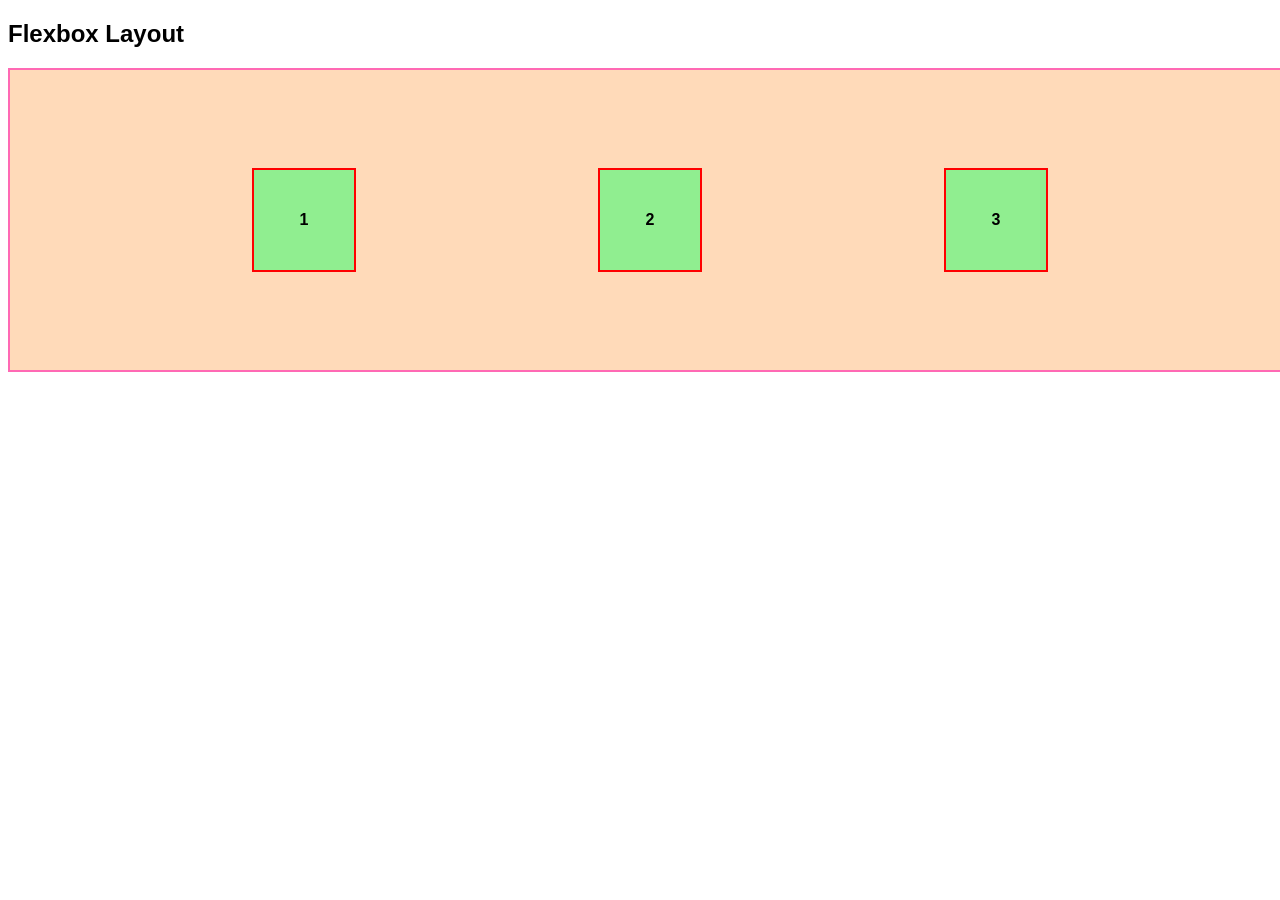
<file: flexbox.html>
<!DOCTYPE html>
<html>
<head>
    <title>Flexbox Example</title>
    <style>
        body {
            font-family: Arial;
        }

        .container {
            display: flex;
            justify-content: space-evenly; 
            width: 100vw;
            align-items: center;           
            height: 300px;
            border: 2px solid hotpink;
            align-items: center;
            background-color: peachpuff;
        
        }

        .box {
            width: 100px;
            height: 100px;
            background-color: lightgreen;
            text-align: center; 
            line-height: 100px;
            font-weight: bold;
            border: 2px solid red;
        }
    </style>
</head>
<body>

    <h2>Flexbox Layout</h2>

    <div class="container">
        <div class="box">1</div>
        <div class="box">2</div>
        <div class="box">3</div>
    </div>

</body>
</html>
</file>
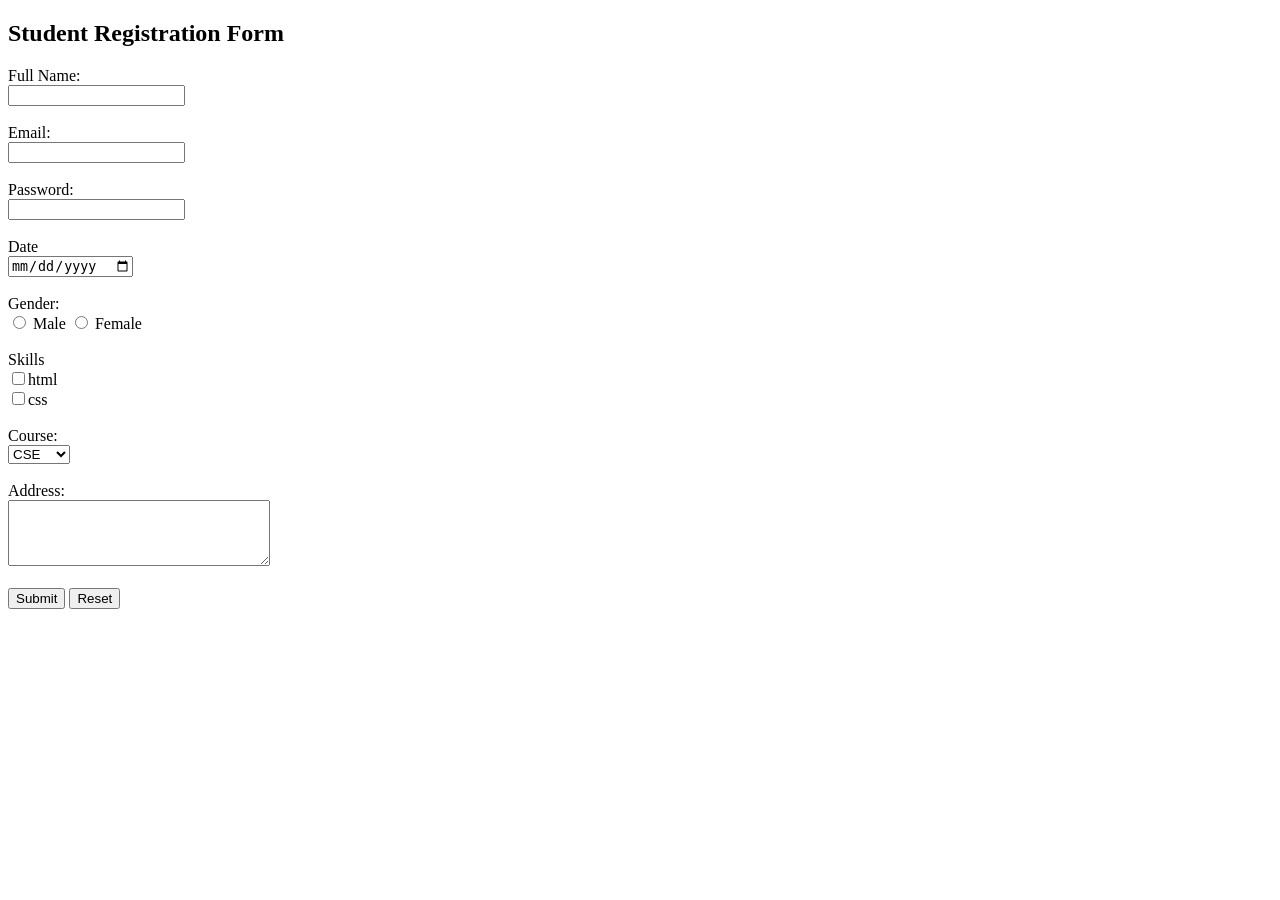
<file: form.html>
<!DOCTYPE html>
<html>
<head>
    <title>Simple Form</title>
</head>
<body>

    <h2>Student Registration Form</h2>

    <form>
        <label>Full Name:</label><br>
        <input type="text" name="fullname" required><br><br>

        <label>Email:</label><br>
        <input type="email" name="email" required><br><br>

        <label>Password:</label><br>
        <input type="password" name="password" required><br><br>
        <label>Date</label><br>
        <input type="date" name="date"><br><br>

        <label>Gender:</label><br>
        <input type="radio" name="gender" value="Male"> Male
        <input type="radio" name="gender" value="Female"> Female<br><br>

        <label>Skills</label><br>
        <input type="checkbox" name="skills" value="HTML" >html<br>
        <input type="checkbox" name="skills" value="CSS">css<br><br>



        <label>Course:</label><br>
        <select name="course">
            <option value="CSE">CSE</option>
            <option value="ECE">ECE</option>
            <option value="EEE">EEE</option>
            <option value="MECH">MECH</option>
        </select><br><br>

        <label>Address:</label><br>
        <textarea name="address" rows="4" cols="30"></textarea><br><br>

        <input type="submit" value="Submit">
        <input type="reset" value="Reset">
    </form>

</body>
</html>
</file>
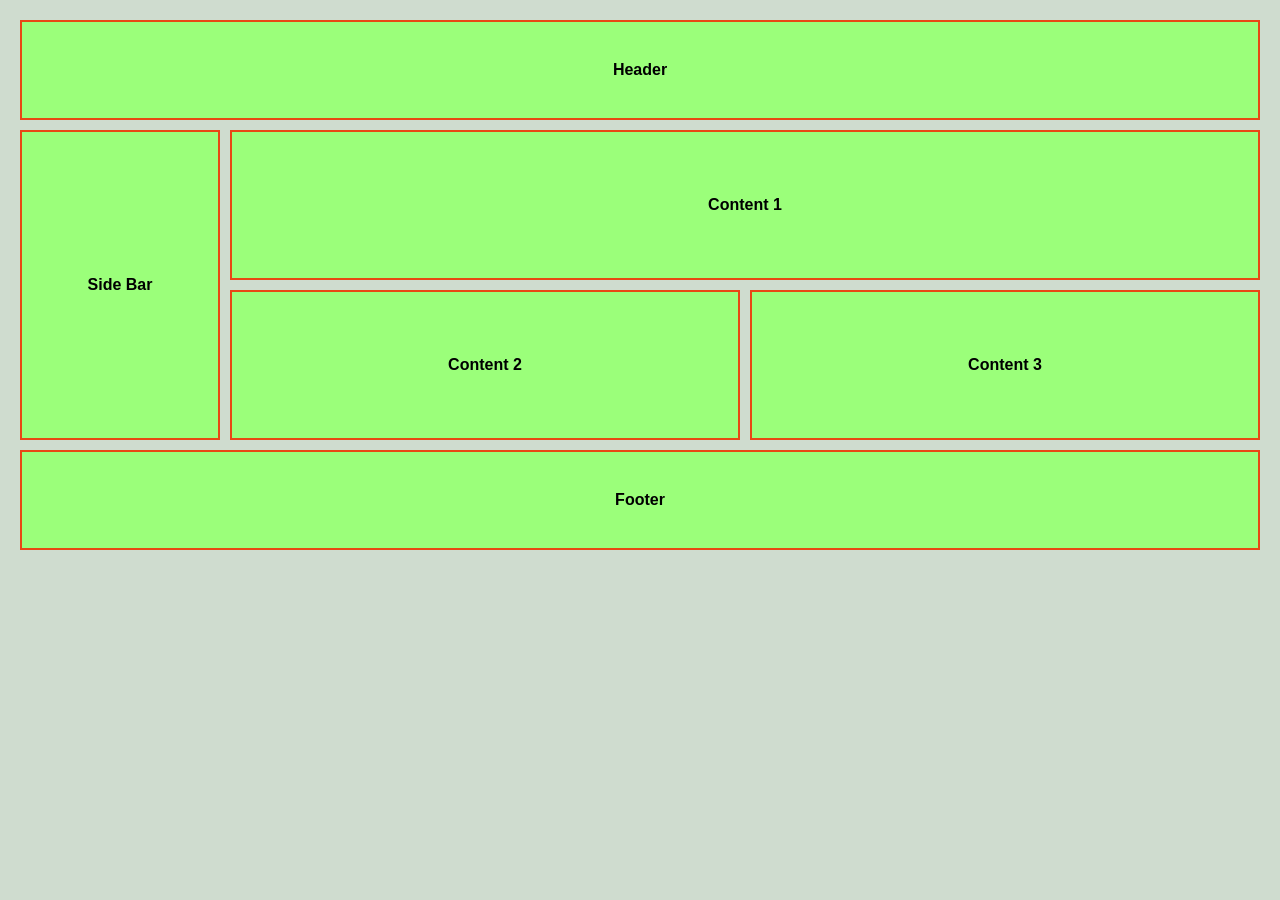
<file: grid.html>
<!DOCTYPE html>
<html>
<head>
    <title>Grid Layout</title>
    <style>
        body{
            margin:0;
            padding:20px;
            background:#cfdccf;
            font-family: Arial;
        }
        .container{
            height:50vh;
            display: grid;
            grid-template-columns: 200px 1fr 1fr; /* sidebar + 2 columns */
            grid-template-rows: 100px 150px 150px 100px;
            gap: 10px;
        }
        .box{
            background: rgb(155, 255, 122);
            border: 2px solid rgb(232, 73, 19);
            display: flex;
            justify-content: center;
            align-items: center;
            font-weight: bold;
        }
        .header{
            grid-column: 1 / 4;
        }
        .sidebar{
            grid-row: 2 / 4;
        }
        .content1{
            grid-column: 2 / 4;
        }
        .footer{
            grid-column: 1 / 4;
        }
    </style>
</head>
<body>

<div class="container">
    <div class="box header">Header</div>
    <div class="box sidebar">Side Bar</div>
    <div class="box content1">Content 1</div>
    <div class="box">Content 2</div>
    <div class="box">Content 3</div>
    <div class="box footer">Footer</div>
</div>

</body>
</html>
</file>
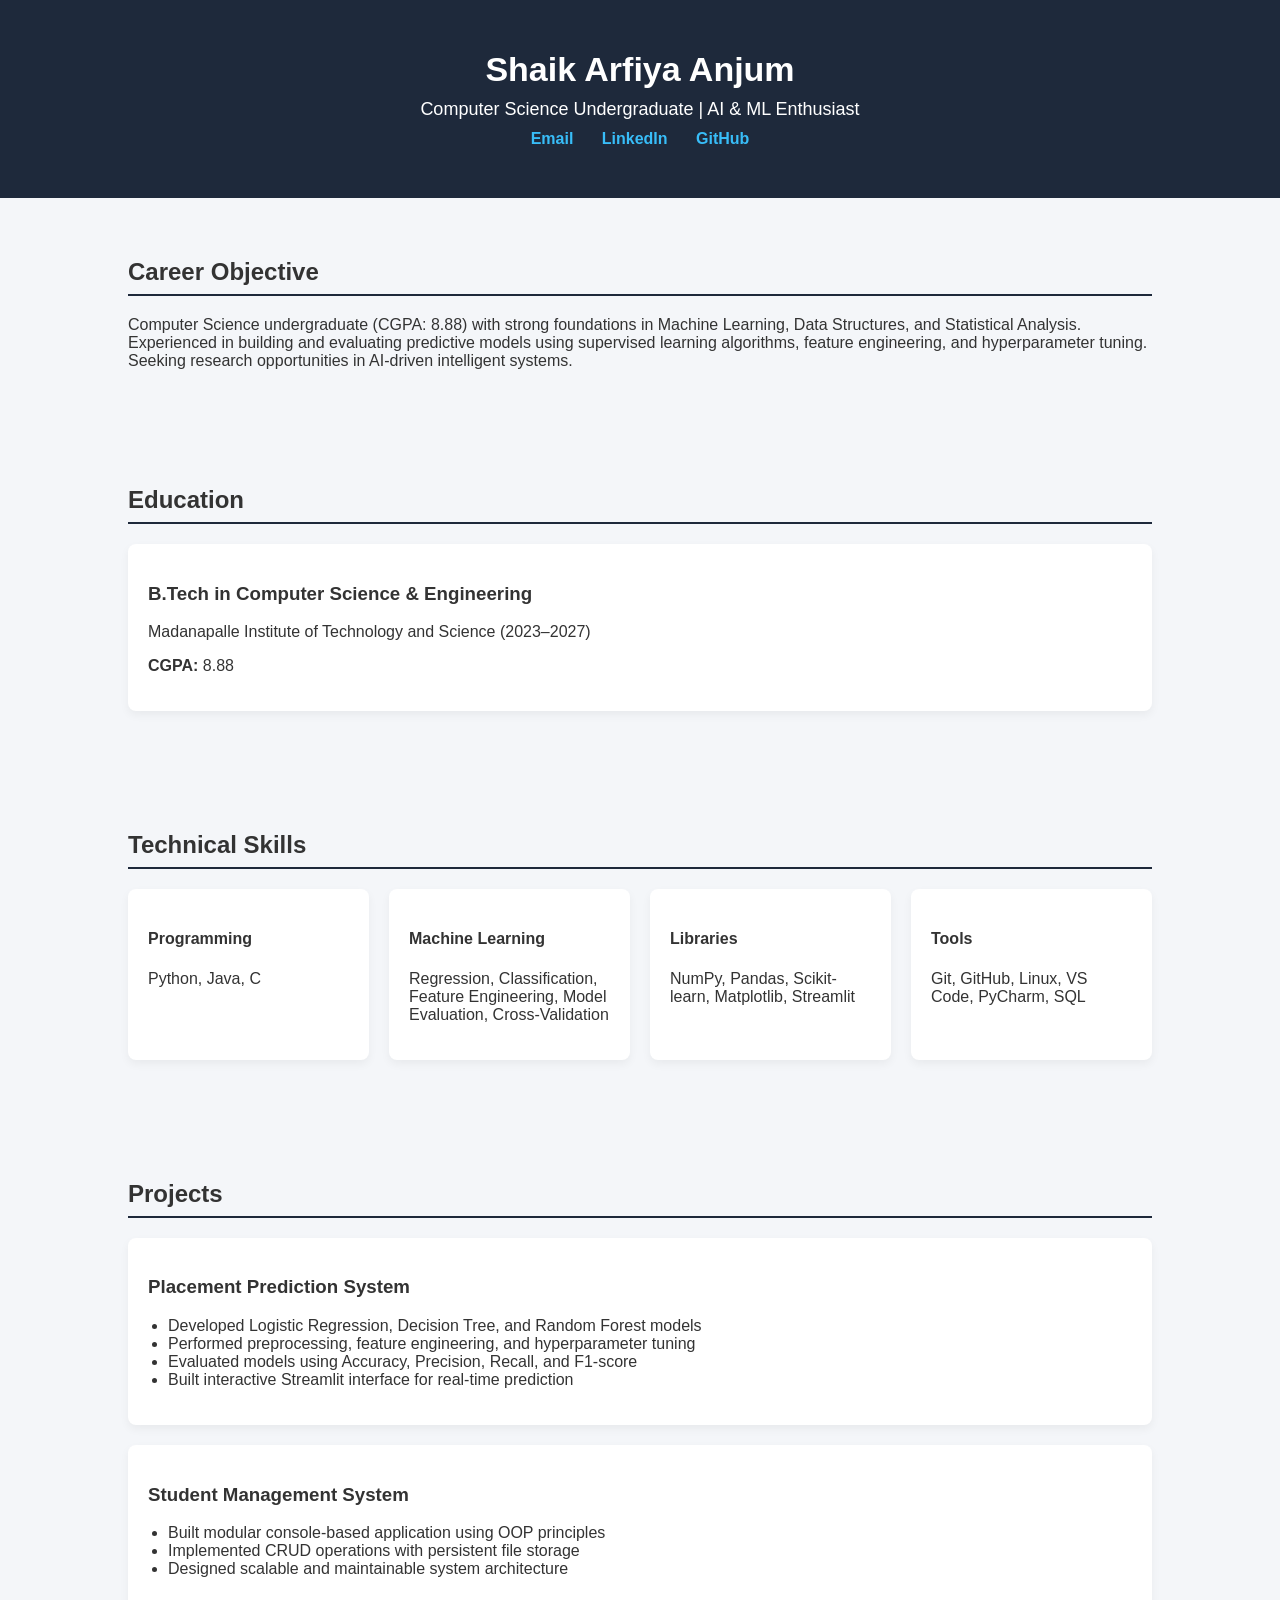
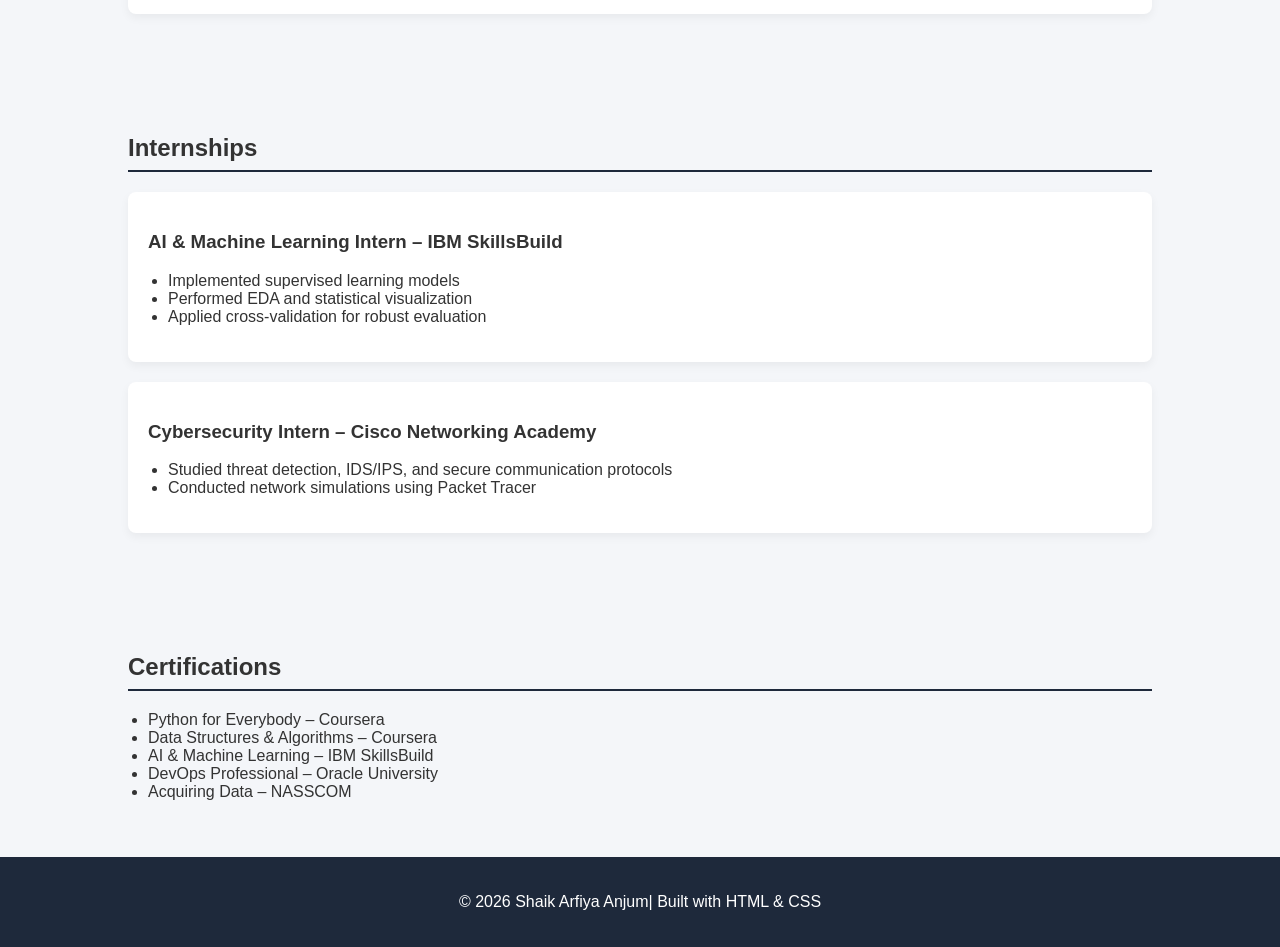
<file: portfolio.html>
<!DOCTYPE html>
<html lang="en">
<head>
    <meta charset="UTF-8">
    <title>Shaik Arfiya Anjum | Portfolio</title>

    <style>
        body {
            font-family: Arial, sans-serif;
            margin: 0;
            padding: 0;
            background-color: #f4f6f9;
            color: #333;
        }

        header {
            background: #1e293b;
            color: white;
            text-align: center;
            padding: 50px 20px;
        }

        header h1 {
            margin: 0;
            font-size: 34px;
        }

        header p {
            margin: 10px 0;
            font-size: 18px;
        }

        .contact a {
            color: #38bdf8;
            margin: 0 12px;
            text-decoration: none;
            font-weight: bold;
        }

        section {
            padding: 40px 10%;
        }

        h2 {
            border-bottom: 2px solid #1e293b;
            padding-bottom: 8px;
            margin-bottom: 20px;
        }

        .card {
            background: white;
            padding: 20px;
            margin-bottom: 20px;
            border-radius: 8px;
            box-shadow: 0px 4px 10px rgba(0,0,0,0.05);
        }

        .skills {
            display: grid;
            grid-template-columns: repeat(auto-fit, minmax(220px, 1fr));
            gap: 20px;
        }

        ul {
            padding-left: 20px;
        }

        footer {
            text-align: center;
            padding: 20px;
            background: #1e293b;
            color: white;
        }

        @media(max-width: 768px){
            section{
                padding: 30px 5%;
            }
        }
    </style>
</head>

<body>

    <header>
        <h1>Shaik Arfiya Anjum</h1>
        <p>Computer Science Undergraduate | AI & ML Enthusiast</p>
        <div class="contact">
            <a href="mailto:shaikarfiyaanjum@email.com">Email</a>
            <a href="https://www.linkedin.com/in/arfiyaanjumshaik" target="_blank">LinkedIn</a>
            <a href="https://github.com/ArfiyaAnjum07" target="_blank">GitHub</a>
        </div>
    </header>

    <section>
        <h2>Career Objective</h2>
        <p>
            Computer Science undergraduate (CGPA: 8.88) with strong foundations in Machine Learning, 
            Data Structures, and Statistical Analysis. Experienced in building and evaluating predictive 
            models using supervised learning algorithms, feature engineering, and hyperparameter tuning. 
            Seeking research opportunities in AI-driven intelligent systems.
        </p>
    </section>

    <section>
        <h2>Education</h2>
        <div class="card">
            <h3>B.Tech in Computer Science & Engineering</h3>
            <p>Madanapalle Institute of Technology and Science (2023–2027)</p>
            <p><strong>CGPA:</strong> 8.88</p>
        </div>
    </section>

    <section>
        <h2>Technical Skills</h2>
        <div class="skills">
            <div class="card">
                <h4>Programming</h4>
                <p>Python, Java, C</p>
            </div>

            <div class="card">
                <h4>Machine Learning</h4>
                <p>Regression, Classification, Feature Engineering, Model Evaluation, Cross-Validation</p>
            </div>

            <div class="card">
                <h4>Libraries</h4>
                <p>NumPy, Pandas, Scikit-learn, Matplotlib, Streamlit</p>
            </div>

            <div class="card">
                <h4>Tools</h4>
                <p>Git, GitHub, Linux, VS Code, PyCharm, SQL</p>
            </div>
        </div>
    </section>

    <section>
        <h2>Projects</h2>

        <div class="card">
            <h3>Placement Prediction System</h3>
            <ul>
                <li>Developed Logistic Regression, Decision Tree, and Random Forest models</li>
                <li>Performed preprocessing, feature engineering, and hyperparameter tuning</li>
                <li>Evaluated models using Accuracy, Precision, Recall, and F1-score</li>
                <li>Built interactive Streamlit interface for real-time prediction</li>
            </ul>
        </div>

        <div class="card">
            <h3>Student Management System</h3>
            <ul>
                <li>Built modular console-based application using OOP principles</li>
                <li>Implemented CRUD operations with persistent file storage</li>
                <li>Designed scalable and maintainable system architecture</li>
            </ul>
        </div>

    </section>

    <section>
        <h2>Internships</h2>

        <div class="card">
            <h3>AI & Machine Learning Intern – IBM SkillsBuild</h3>
            <ul>
                <li>Implemented supervised learning models</li>
                <li>Performed EDA and statistical visualization</li>
                <li>Applied cross-validation for robust evaluation</li>
            </ul>
        </div>

        <div class="card">
            <h3>Cybersecurity Intern – Cisco Networking Academy</h3>
            <ul>
                <li>Studied threat detection, IDS/IPS, and secure communication protocols</li>
                <li>Conducted network simulations using Packet Tracer</li>
            </ul>
        </div>

    </section>

    <section>
        <h2>Certifications</h2>
        <ul>
            <li>Python for Everybody – Coursera</li>
            <li>Data Structures & Algorithms – Coursera</li>
            <li>AI & Machine Learning – IBM SkillsBuild</li>
            <li>DevOps Professional – Oracle University</li>
            <li>Acquiring Data – NASSCOM</li>
        </ul>
    </section>

    <footer>
        <p>© 2026 Shaik Arfiya Anjum| Built with HTML & CSS</p>
    </footer>

</body>
</html>
</file>
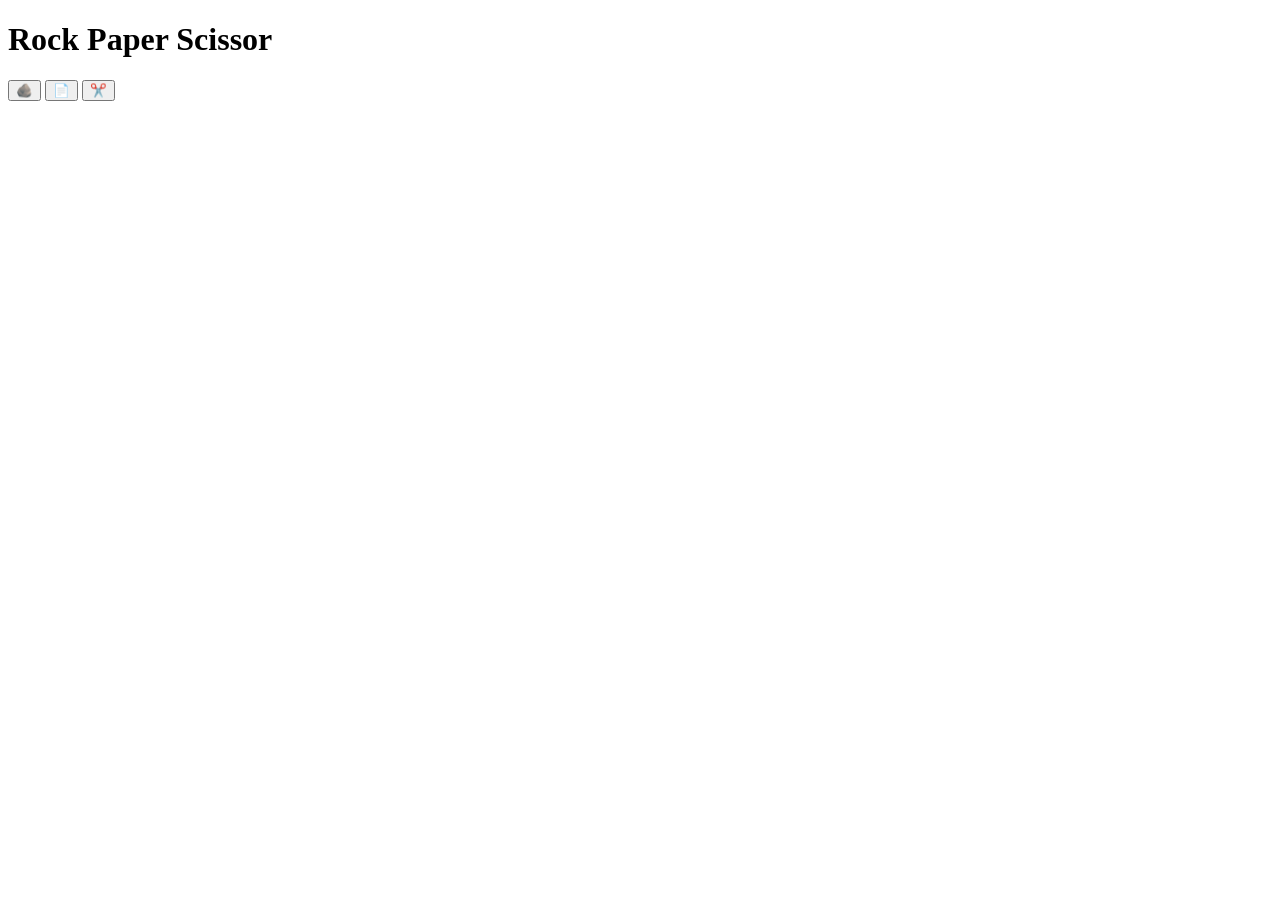
<file: rockpaper.html>
<!DOCTYPE html>
<html>
<head>
    <title>Rock Paper Scissor</title>
</head>
<body>

<h1>Rock Paper Scissor</h1>

<button onclick="play('rock')">🪨</button>
<button onclick="play('paper')">📄</button>
<button onclick="play('scissor')">✂️</button>

<h3 id="result"></h3>
<h3 id="score"></h3>

<script>
let userScore = 0;
let computerScore = 0;

function play(userChoice) {

    const choices = ['rock','paper','scissor'];
    let computerChoice = choices[Math.floor(Math.random()*3)];

    let resultText = "";

    if (computerChoice === userChoice) {
        resultText = "It's a draw 🤝";
    }
    else if (
        (userChoice === 'rock' && computerChoice === 'scissor') ||
        (userChoice === 'paper' && computerChoice === 'rock') ||
        (userChoice === 'scissor' && computerChoice === 'paper')
    ) {
        resultText = "You Won 🎉";
        userScore++;
    }
    else {
        resultText = "You Lose ❌";
        computerScore++;
    }

    document.getElementById('result').innerText = 
        `You chose ${userChoice} | Computer chose ${computerChoice} → ${resultText}`;

    document.getElementById('score').innerText = 
        `Your Score: ${userScore} | Computer Score: ${computerScore}`;
}
</script>

</body>
</html>
</file>
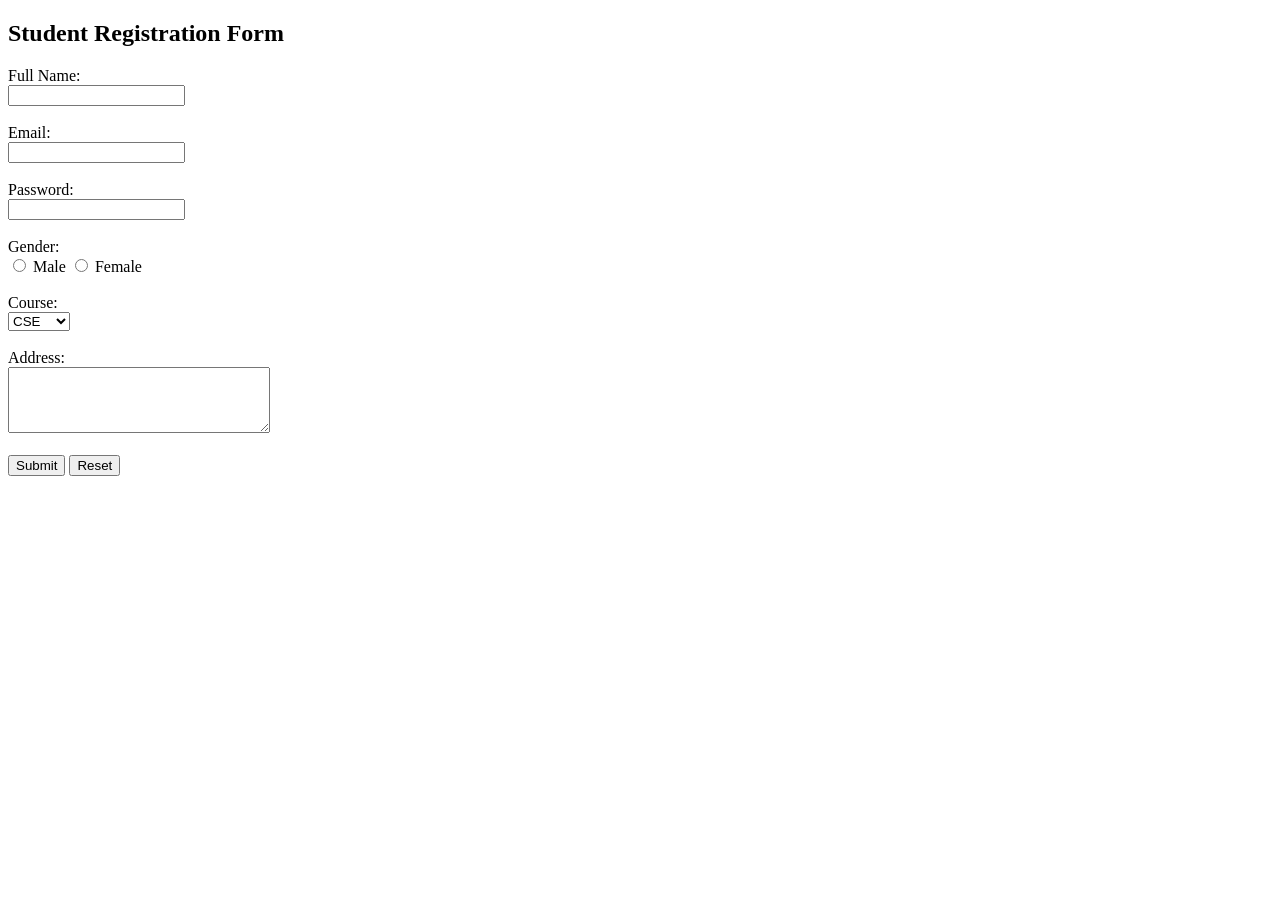
<file: table.html>
<!DOCTYPE html>
<html>
<head>
    <title>Simple Form</title>
</head>
<body>

    <h2>Student Registration Form</h2>

    <form>
        <label>Full Name:</label><br>
        <input type="text" name="fullname" required><br><br>

        <label>Email:</label><br>
        <input type="email" name="email" required><br><br>

        <label>Password:</label><br>
        <input type="password" name="password" required><br><br>

        <label>Gender:</label><br>
        <input type="radio" name="gender" value="Male"> Male
        <input type="radio" name="gender" value="Female"> Female<br><br>

        <label>Course:</label><br>
        <select name="course">
            <option value="CSE">CSE</option>
            <option value="ECE">ECE</option>
            <option value="EEE">EEE</option>
            <option value="MECH">MECH</option>
        </select><br><br>

        <label>Address:</label><br>
        <textarea name="address" rows="4" cols="30"></textarea><br><br>

        <input type="submit" value="Submit">
        <input type="reset" value="Reset">
    </form>

</body>
</html>
</file>
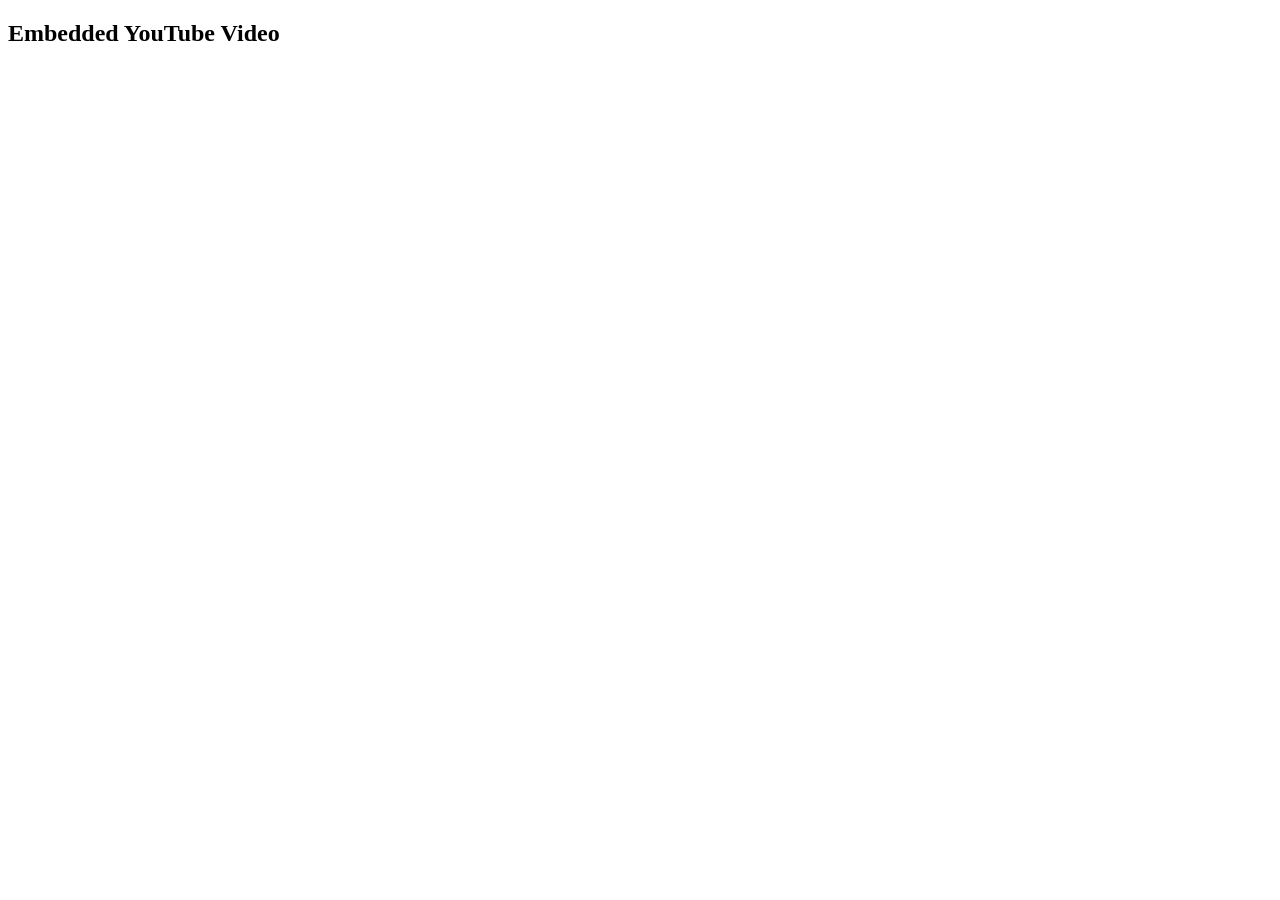
<file: youtube.html>
<!DOCTYPE html>
<html lang="en">
<head>
    <meta charset="UTF-8">
    <meta name="viewport" content="width=device-width, initial-scale=1.0">
    <title>YouTube Embed</title>
</head>
<body>

    <h2>Embedded YouTube Video</h2>

    <iframe width="560" height="315"
        src="https://www.youtube.com/embed/a18py61_F_w"
        title="YouTube video player"
        frameborder="0"
        allow="accelerometer; autoplay; clipboard-write; encrypted-media; gyroscope; picture-in-picture; web-share"
        allowfullscreen>
    </iframe>

</body>
</html>
</file>
